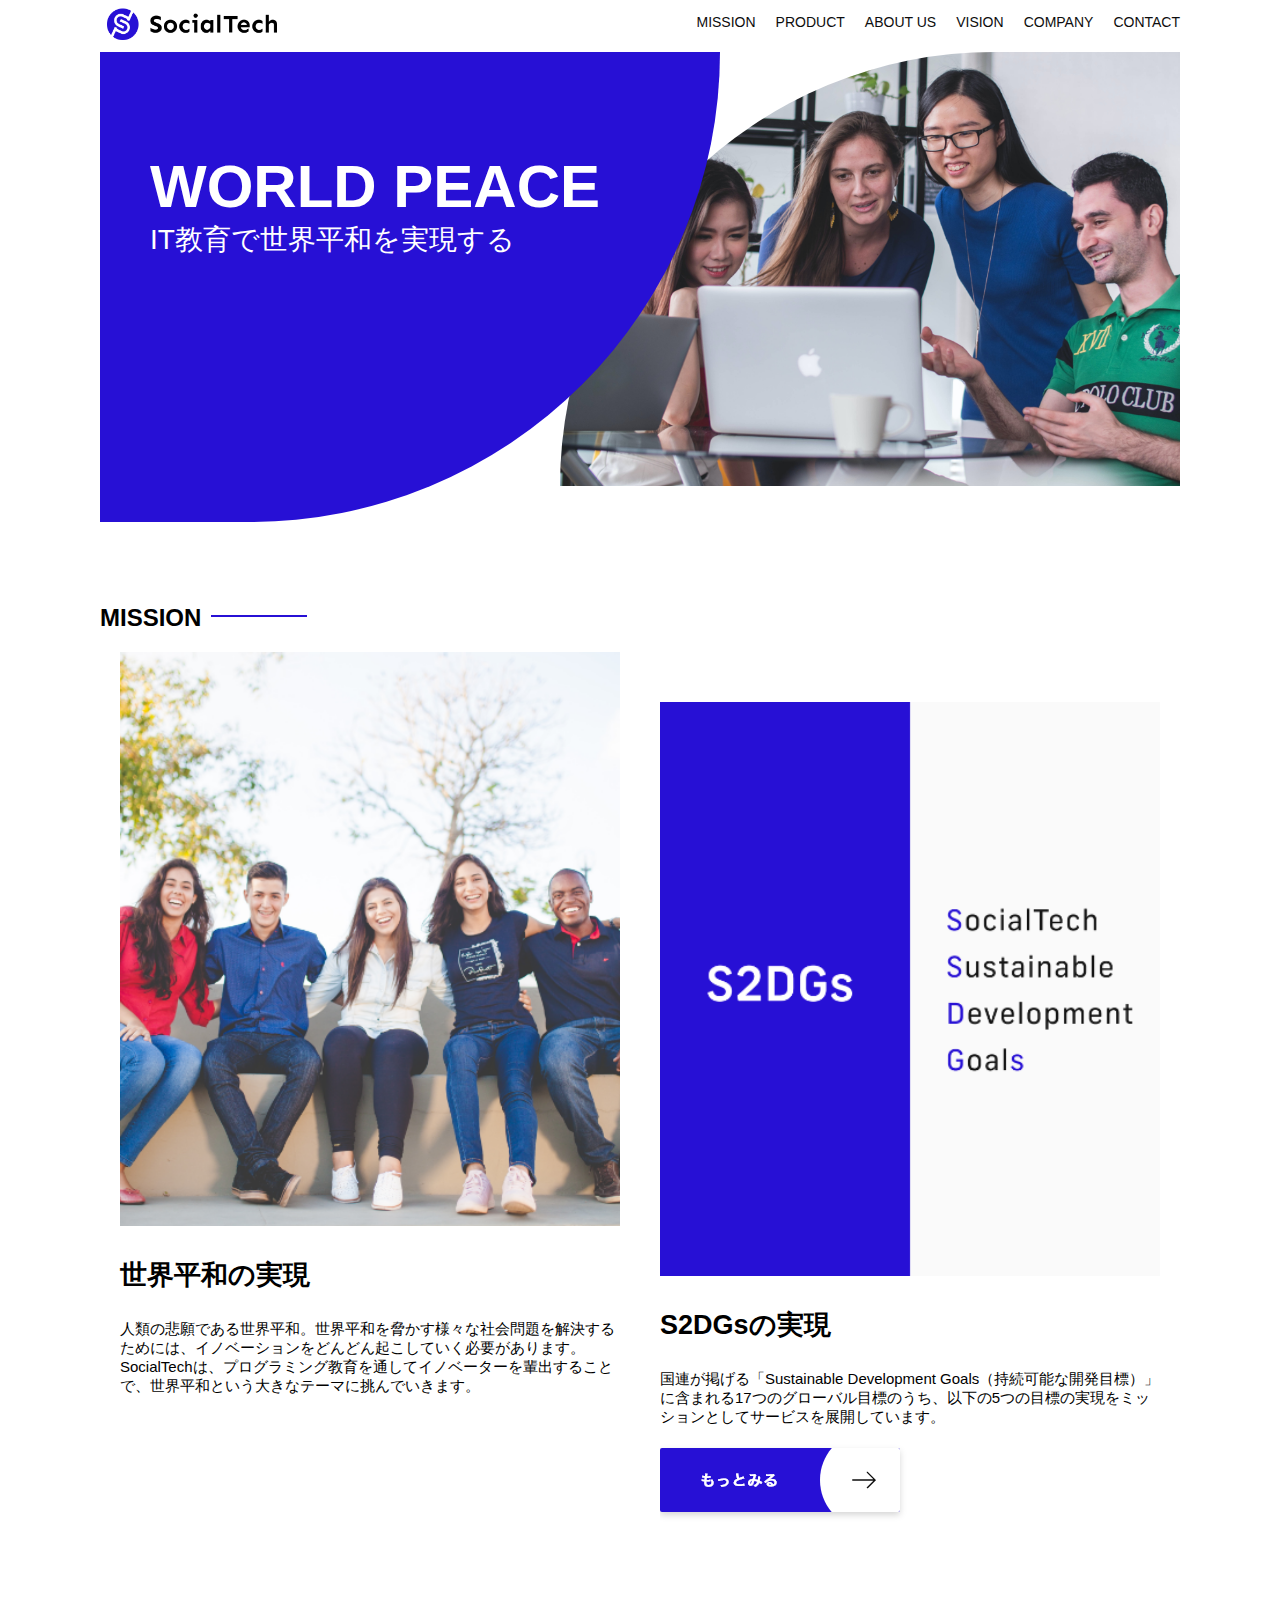
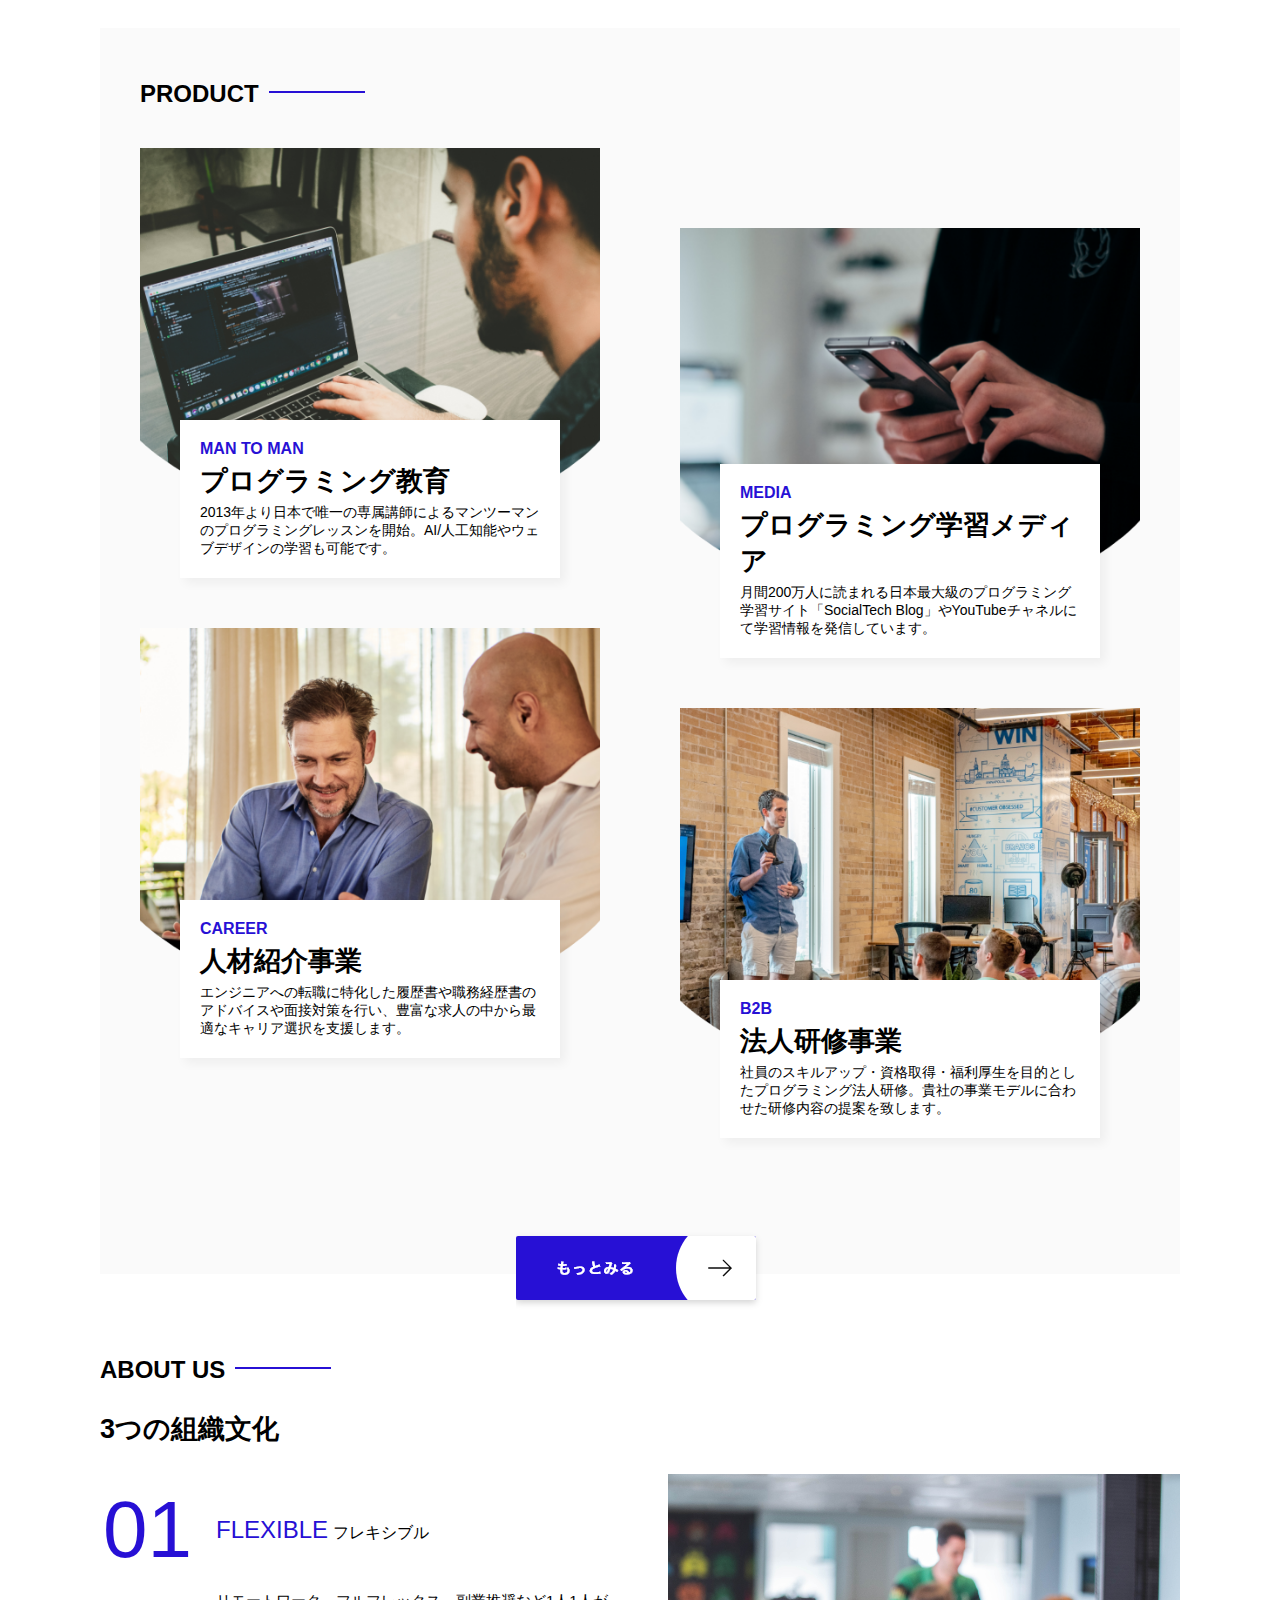
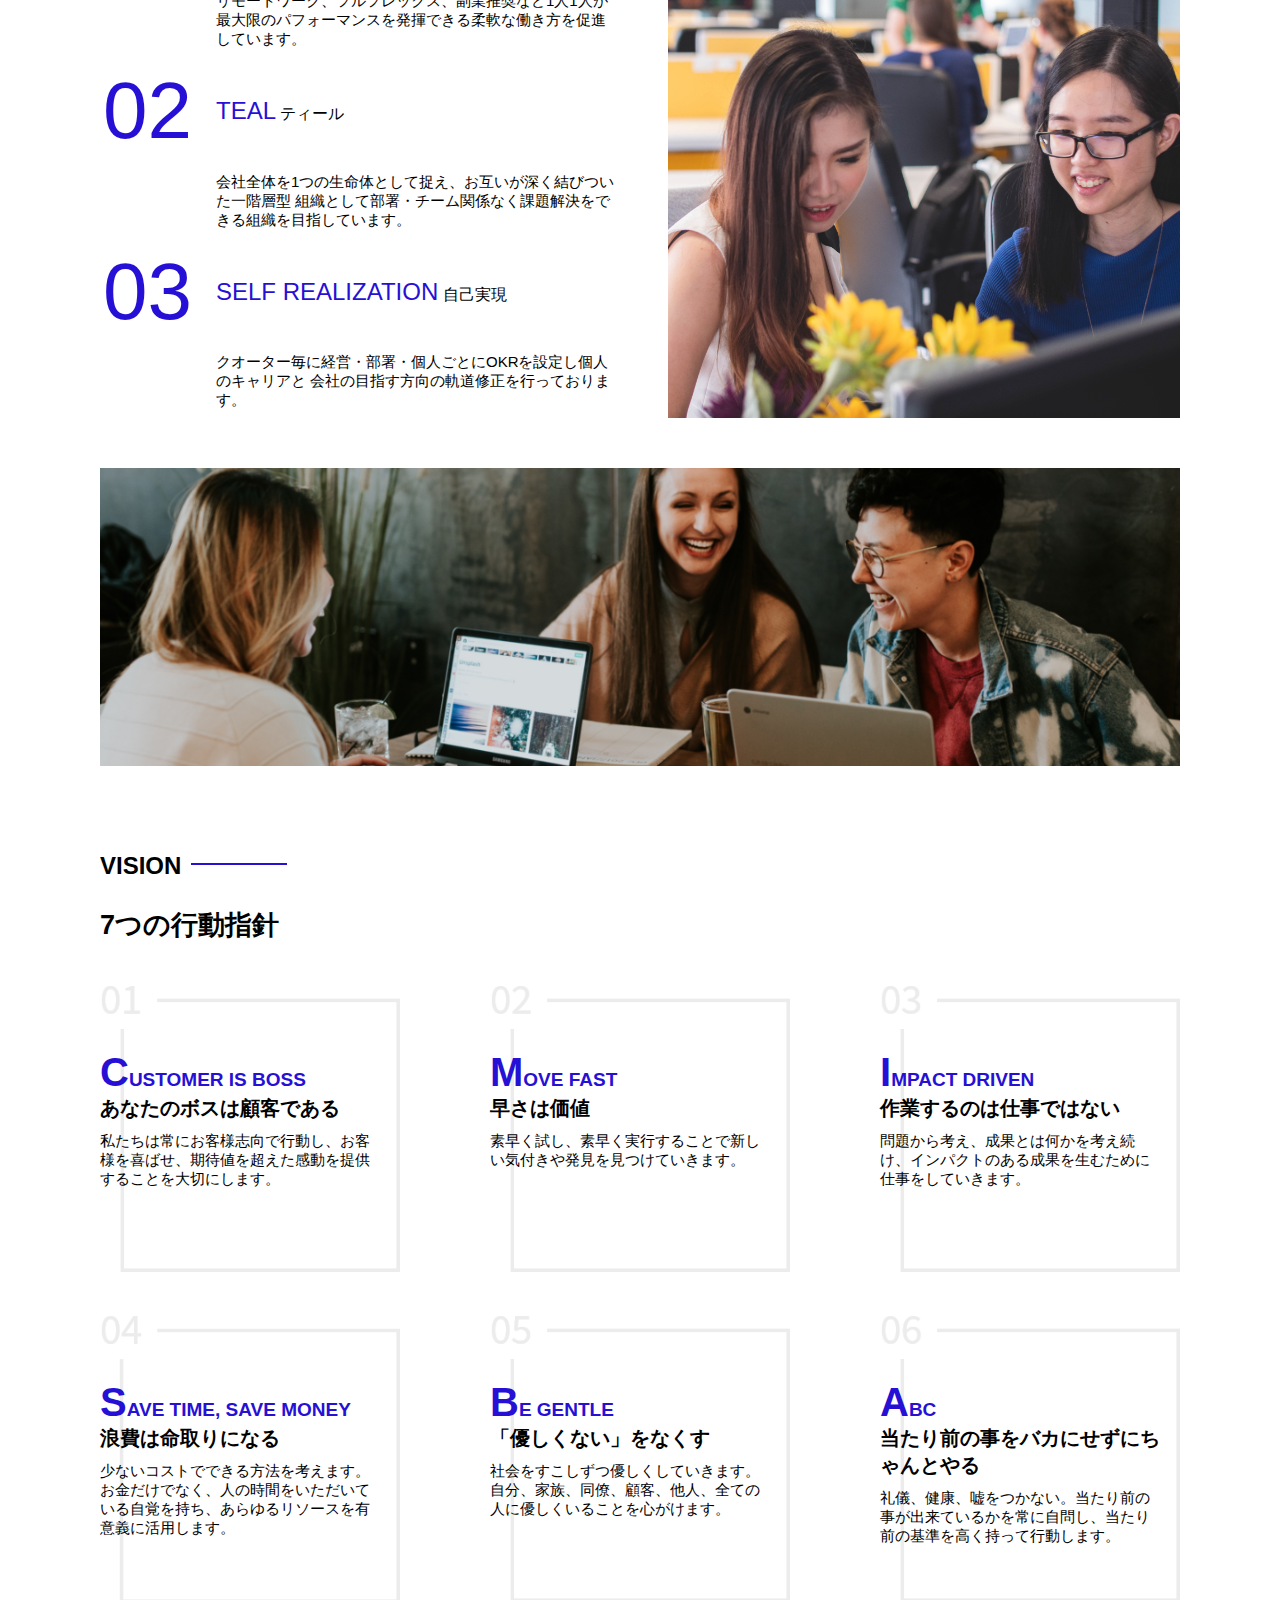
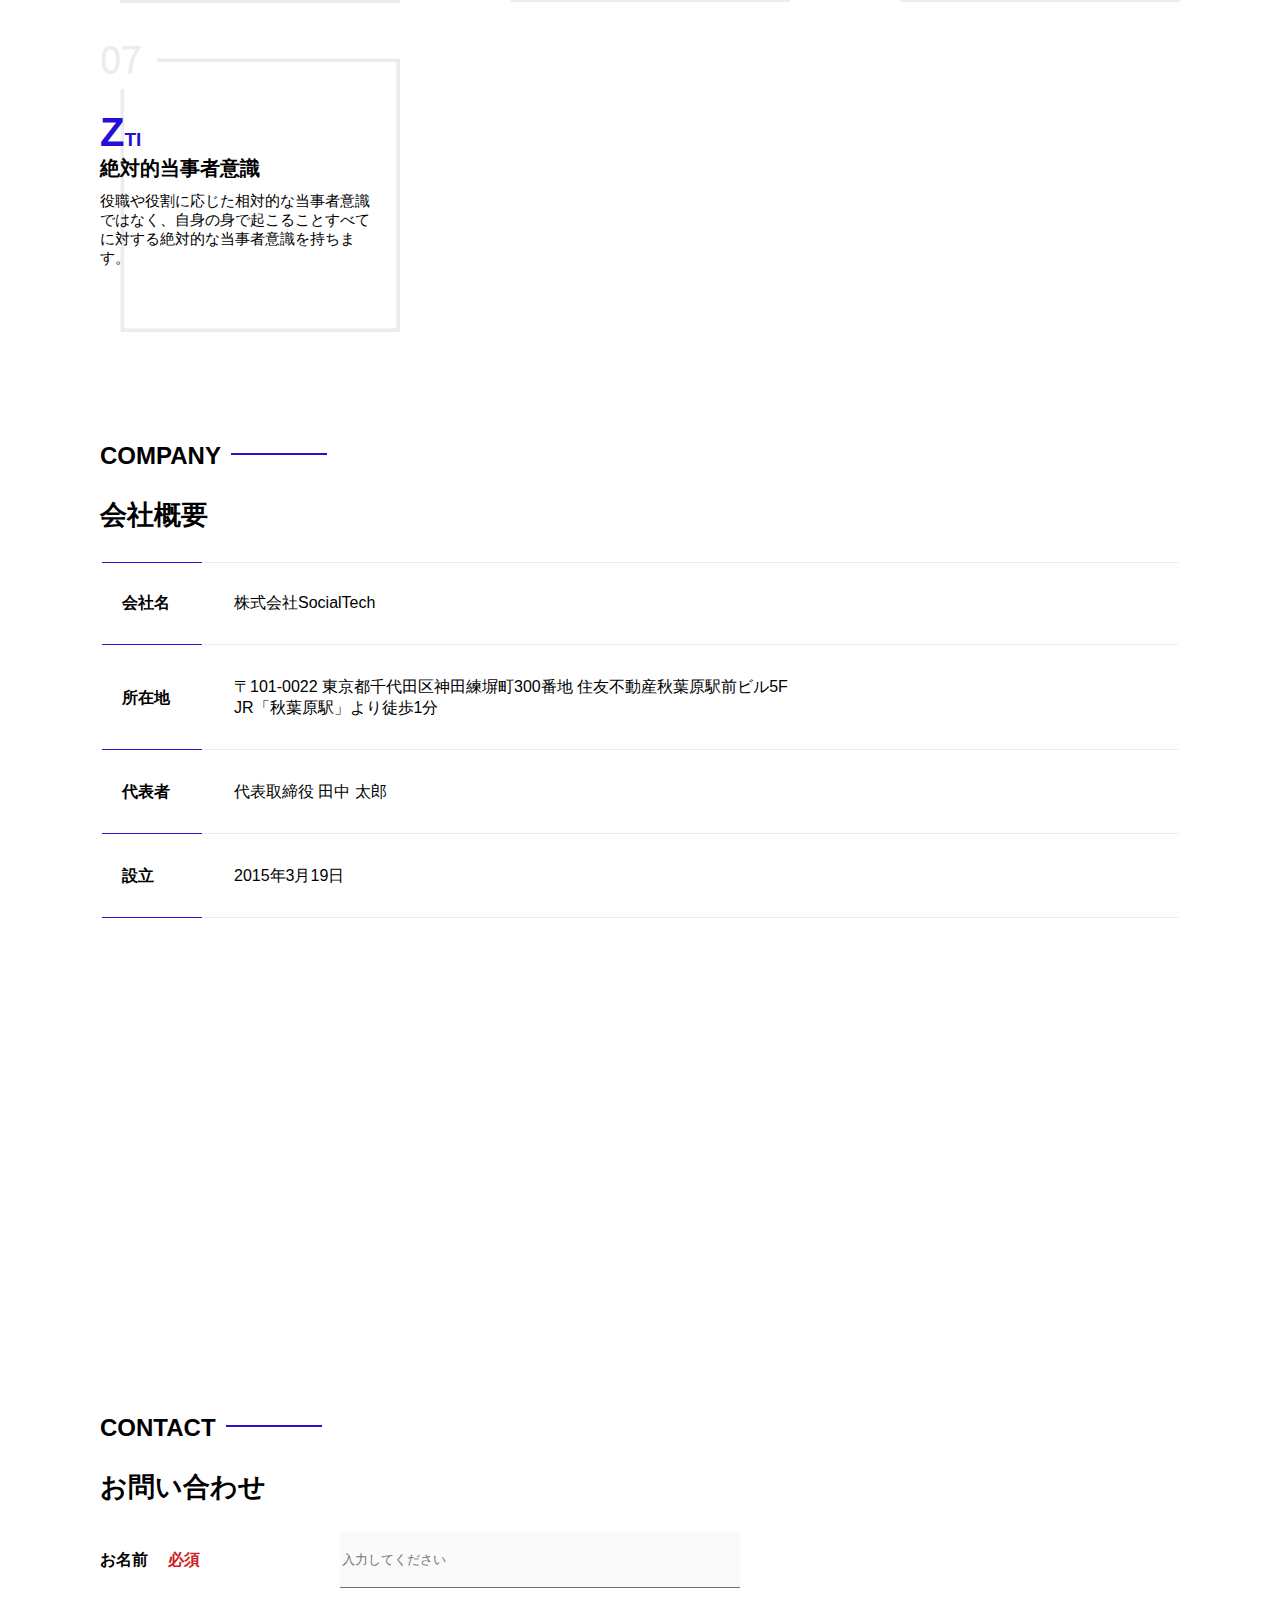
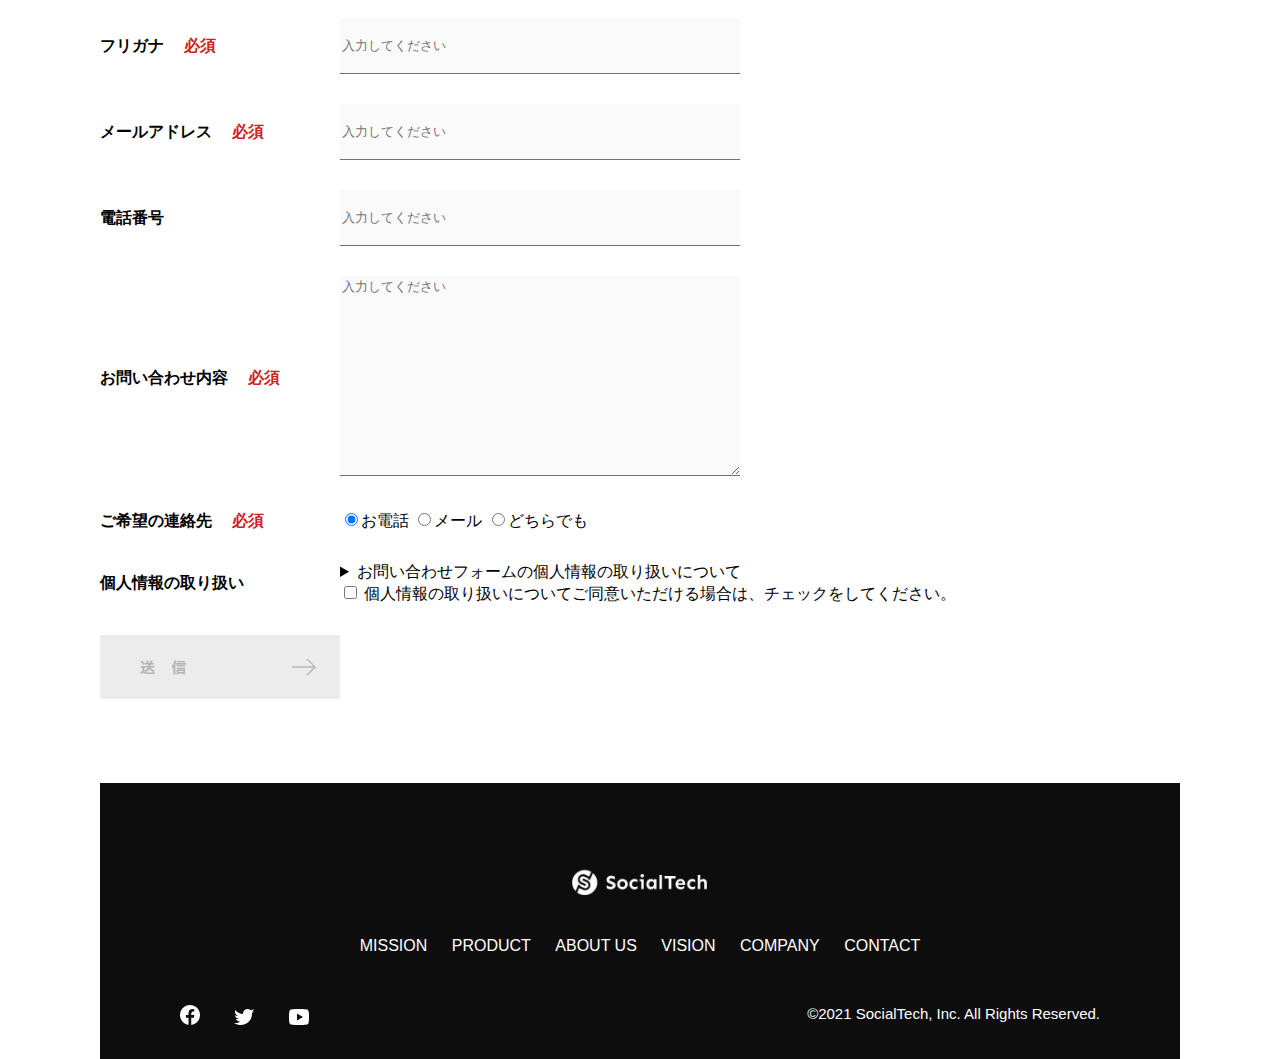
<file: index.html>
<!DOCTYPE html>
<html>
<head>
  <title>SocialTech</title>
  <meta charset="UTF-8">
  <meta name="description" content="SocialTechはEdTech業界のリーディングカンパニーを目指します。">
  <meta name="viewport" content="width=device-width, initial-scale=1.0">
  <link rel="stylesheet" href="style.css">
</head>
<body>
  <!-- ヘッダー -->
  <header>
     <!-- ロゴ -->
     <a href="index.html" id="logo">
       <img src="images/logo.png" alt="トップページに戻る">
     </a>
           <!-- PC用ナビゲーション -->
           <nav id="nav-pc">
            <ul>
             <li><a href="mission.html">MISSION</a></li>
             <li><a href="product.html">PRODUCT</a></li>
             <li><a href="index.html#aboutus">ABOUT US</a></li>
             <li><a href="index.html#vision">VISION</a></li>
             <li><a href="index.html#company">COMPANY</a></li>
             <li><a href="index.html#contact">CONTACT</a></li>
            </ul>
        </nav>
                <!-- スマホ用メニューボタン -->
                <button id="menu-sp" onclick="document.getElementById('nav-sp').style.display = 'block'">
                  <img src="images/button-menu.png" alt="ナビゲーションを開く">
                </button>
                       <!-- スマホ用ナビゲーション -->
        <div id="nav-sp">
          <button id="close" onclick="document.getElementById('nav-sp').style.display = 'none'">
            <img src="images/button-close.png" alt="ナビゲーションを閉じる">
          </button>
  
          <nav>
            <ul>
              <li>
                <a id="logo-sp" href="index.html" onclick="document.getElementById('nav-sp').style.display = 'none'"><img src="images/logo-sp.png" alt="トップページに戻る"></a>
              </li>
              <li><a class="menu" href="mission.html" onclick="document.getElementById('nav-sp').style.display = 'none'">MISSION</a></li>
              <li><a class="menu" href="product.html" onclick="document.getElementById('nav-sp').style.display = 'none'">PRODUCT</a></li>
              <li><a class="menu" href="index.html#aboutus" onclick="document.getElementById('nav-sp').style.display = 'none'">ABOUT US</a></li>
              <li><a class="menu" href="index.html#vision" onclick="document.getElementById('nav-sp').style.display = 'none'">VISION</a></li>
              <li><a class="menu" href="index.html#company" onclick="document.getElementById('nav-sp').style.display = 'none'">COMPANY</a></li>
              <li><a class="menu" href="index.html#contact" onclick="document.getElementById('nav-sp').style.display = 'none'">CONTACT</a></li>
            </ul>
          </nav>
          <div id="sns">
            <a href="https://www.facebook.com/sejuku2013">
              <img src="images/button-facebook.png" alt="Facebookのリンク">
            </a>
            <a href="https://twitter.com/samuraijuku">
              <img src="images/button-twitter.png" alt="Twitterのリンク">
            </a>
            <a href="https://www.youtube.com/channel/UCCFOQO5aDK0xXam4cUQXT8g">
              <img src="images/button-youtube.png" alt="YouTubeのリンク">
            </a>
          </div>
        </div>
  </header>
  <main>
    <article>
      <!-- メインビジュアル -->
      <section id="main-visual">
        <div id="main-message">
          <h1>WORLD PEACE</h1>
          <p>IT教育で世界平和を実現する</p>
        </div>
        <img src="images/index/index-main.png" alt="PCの周りに集まる多国籍の仲間たち">
      </section>
      <!--ミッション-->
      <section id="mission">
        <h2 class="index-h2">MISSION</h2>
        <div id="mission-flex">
          <div>
            <img id="mission-photo" src="images/index/index-mission.png" alt="屋外のベンチで写真を撮影する多国籍の仲間たち">
            <h3>世界平和の実現</h3>
            <p>
              人類の悲願である世界平和。世界平和を脅かす様々な社会問題を解決するためには、イノベーションをどんどん起こしていく必要があります。SocialTechは、プログラミング教育を通してイノベーターを輩出することで、世界平和という大きなテーマに挑んでいきます。
            </p>
          </div>
          <div>
             <img id="s2dgs" src="images/index/s2dgs.png" alt="S2DGs">
             <h3>S2DGsの実現</h3>
             <p>国連が掲げる「Sustainable Development Goals（持続可能な開発目標）」に含まれる17つのグローバル目標のうち、以下の5つの目標の実現をミッションとしてサービスを展開しています。</p>
             <a href="mission.html">
               <img src="images/button-more.png" alt="もっとみる">
             </a>
          </div>
        </div>
      </section>
      <!-- プロダクト -->
      <section id="product">
        <h2 class="index-h2">PRODUCT</h2>
        <div class="product-flex">
          <div id="product-left">
            <div>
              <img class="product-photo" src="images/index/index-mantoman.png" alt="PCでコードを書く男性">
              <div class="product-explain">
                <span>MAN TO MAN</span>
                <h3>プログラミング教育</h3>
                <p>2013年より日本で唯一の専属講師によるマンツーマンのプログラミングレッスンを開始。AI/人工知能やウェブデザインの学習も可能です。</p>
              </div>
            </div>
            <div>
              <img class="product-photo" src="images/index/index-career.png" alt="笑顔で話し合う2人の男性">
              <div class="product-explain">
                <span>CAREER</span>
                <h3>人材紹介事業</h3>
                <p>エンジニアへの転職に特化した履歴書や職務経歴書のアドバイスや面接対策を行い、豊富な求人の中から最適なキャリア選択を支援します。</p>
              </div>
            </div>
          </div>
          <div id="product-right">
               <div>
                 <img class="product-photo" src="images/index/index-media.png" alt="スマートフォンを操作する人">
                 <div class="product-explain">
                   <span>MEDIA</span>
                   <h3>プログラミング学習メディア</h3>
                   <p>月間200万人に読まれる日本最大級のプログラミング学習サイト「SocialTech Blog」やYouTubeチャネルにて学習情報を発信しています。</p>
                 </div>
               </div>
               <div>
                 <img class="product-photo" src="images/index/index-b2b.png" alt="講演中の男性とそれを聴く人々">
                 <div class="product-explain">
                   <span>B2B</span>
                   <h3>法人研修事業</h3>
                   <p>社員のスキルアップ・資格取得・福利厚生を目的としたプログラミング法人研修。貴社の事業モデルに合わせた研修内容の提案を致します。</p>
                 </div>
               </div>
             </div>
           </div>
           <div id="product-more">
             <a href="product.html">
               <img src="images/button-more.png" alt="もっとみる">
             </a>
         </div>
      </section>
         <!---ABOUT US-->
         <section id="aboutus">
          <h2 class="index-h2">ABOUT US</h2>
          <h3>3つの組織文化</h3>
          <div>
            <table class="culture-table">
              <tr>
                <td>
                  <span class="culture-num">01</span>
                </td>
                <td>
                  <span class="culture-en">FLEXIBLE</span>
                  <span class="culture-jp">フレキシブル</span>
                </td>
              </tr>
              <tr>
                <td>
                  <!--空のセル-->
                </td>
                <td>
                  <p class="culture-description">
                    リモートワーク、フルフレックス、副業推奨など1人1人が最大限のパフォーマンスを発揮できる柔軟な働き方を促進しています。
                  </p>
                </td>
              </tr>
              <tr>
                <td>
                  <span class="culture-num">02</span>
                </td>
                <td>
                  <span class="culture-en">TEAL</span>
                  <span class="culture-jp">ティール</span>
                </td>
              </tr>
              <tr>
                <td>
                  <!--空のセル-->
                </td>
                <td>
                  <p class="culture-description">
                    会社全体を1つの生命体として捉え、お互いが深く結びついた一階層型
                    組織として部署・チーム関係なく課題解決をできる組織を目指しています。
                  </p>
                </td>
              </tr>
              <tr>
                <td>
                  <span class="culture-num">03</span>
                </td>
                <td>
                  <span class="culture-en">SELF REALIZATION</span>
                  <span class="culture-jp">自己実現</span>
                </td>
              </tr>
              <tr>
                <td>
                  <!--空のセル-->
                </td>
                <td>
                  <p class="culture-description">
                    クオーター毎に経営・部署・個人ごとにOKRを設定し個人のキャリアと
                    会社の目指す方向の軌道修正を行っております。
                  </p>
                </td>
              </tr>
            </table>
             <img class="culture-img" src="images/index/index-aboutus1.png" alt="笑顔で話し合う2人の女性">
          </div>
           <img class="culture-img2" src="images/index/index-aboutus2.png" alt="笑顔で話し合う3人の男女">
        </section>
             <!-- VISION -->
             <section id="vision">
              <h2 class="index-h2">VISION</h2>
              <h3>7つの行動指針</h3>
              <div>
                <div class="vision-box">
                  <img src="images/index/vision-01.png" alt="01">
                  <div>
                    <h4>CUSTOMER IS BOSS</h4>
                    <h5>あなたのボスは顧客である</h5>
                    <p>私たちは常にお客様志向で行動し、お客様を喜ばせ、期待値を超えた感動を提供することを大切にします。</p>
                  </div>
                </div>
                   <div class="vision-box">
                    <img src="images/index/vision-02.png" alt="02">
                    <div>
                      <h4>MOVE FAST</h4>
                      <h5>早さは価値</h5>
                      <p>素早く試し、素早く実行することで新しい気付きや発見を見つけていきます。</p>
                    </div>
                  </div>
                  <div class="vision-box">
                    <img src="images/index/vision-03.png" alt="03">
                    <div>
                      <h4>IMPACT DRIVEN</h4>
                      <h5>作業するのは仕事ではない</h5>
                      <p>問題から考え、成果とは何かを考え続け、インパクトのある成果を生むために仕事をしていきます。</p>
                    </div>
                  </div>
                  <div class="vision-box">
                    <img src="images/index//vision-04.png" alt="04">
                    <div>
                      <h4>SAVE TIME, SAVE MONEY</h4>
                      <h5>浪費は命取りになる</h5>
                      <p>少ないコストでできる方法を考えます。お金だけでなく、人の時間をいただいている自覚を持ち、あらゆるリソースを有意義に活用します。</p>
                    </div>
                  </div>
                  <div class="vision-box">
                    <img src="images/index/vision-05.png" alt="05">
                    <div>
                      <h4>BE GENTLE</h4>
                      <h5>「優しくない」をなくす</h5>
                      <p>社会をすこしずつ優しくしていきます。自分、家族、同僚、顧客、他人、全ての人に優しくいることを心がけます。</p>
                    </div>
                  </div>
                  <div class="vision-box">
                    <img src="images/index/vision-06.png" alt="06">
                    <div>
                      <h4>ABC</h4>
                      <h5>当たり前の事をバカにせずにちゃんとやる</h5>
                      <p>礼儀、健康、嘘をつかない。当たり前の事が出来ているかを常に自問し、当たり前の基準を高く持って行動します。</p>
                    </div>
                  </div>
                  <div class="vision-box">
                    <img src="images/index/vision-07.png" alt="07">
                    <div>
                      <h4>ZTI</h4>
                      <h5>絶対的当事者意識</h5>
                      <p>役職や役割に応じた相対的な当事者意識ではなく、自身の身で起こることすべてに対する絶対的な当事者意識を持ちます。</p>
                    </div>
                  </div>
            </div>
          </section>
           <!-- COMPANY -->
           <section id="company">
            <h2 class="index-h2">COMPANY</h2>
            <h3>会社概要</h3>
            <table id="company-table">
              <tr>
                <th class="tableheader tableheader-first">会社名</th>
                <td class="cell cell-first">株式会社SocialTech</td>
              </tr>
              <tr>
                <th class="tableheader">所在地</th>
                <td class="cell">〒101-0022 東京都千代田区神田練塀町300番地 住友不動産秋葉原駅前ビル5F<br>JR「秋葉原駅」より徒歩1分</td>
              </tr>
              <tr>
                <th class="tableheader">代表者</th>
                <td class="cell">代表取締役 田中 太郎</td>
              </tr>
              <tr>
                <th class="tableheader">設立</th>
                <td class="cell">2015年3月19日</td>
              </tr>
            </table>
    <iframe 
    src="https://www.google.com/maps/embed?pb=!1m18!1m12!1m3!1d3240.0688551336807!2d139.7720776771055!3d35.69992317258124!2m3!1f0!2f0!3f0!3m2!1i1024!2i768!4f13.1!3m3!1m2!1s0x60188fee13660e23%3A0x77137876edf742ac!2z5L2P5Y-L5LiN5YuV55Sj56eL6JGJ5Y6f6aeF5YmN44OT44Or!5e0!3m2!1sja!2sjp!4v1704858013291!5m2!1sja!2sjp" 
    style="border: 0" allowfullscreen="" loading="lazy">
    </iframe>
        </section>
               <!-- お問い合わせフォーム -->
               <section id="contact">
                <h2 class="index-h2">CONTACT</h2>
                <h3>お問い合わせ</h3>
                <form>
                  <div>
                    <div class="contact-heading">
                      <label class="contact-label">お名前<span class="contact-span">必須</span></label>
                    </div>
                    <div>
                      <input type="text" name="name" placeholder="入力してください" class="contact-textbox">
                    </div>
                  </div>
                  <div>
                    <div class="contact-heading">
                      <label class="contact-label">フリガナ<span class="contact-span">必須</span></label>
                    </div>
                    <div>
                      <input type="text" name="hurigana" placeholder="入力してください" class="contact-textbox">
                    </div>
                  </div>
                  <div>
                    <div class="contact-heading">
                      <label class="contact-label">メールアドレス<span class="contact-span">必須</span></label>
                    </div>
                    <div>
                      <input type="text" name="email" placeholder="入力してください" class="contact-textbox">
                    </div>
                  </div>
                  <div>
                    <div class="contact-heading">
                      <label class="contact-label">電話番号</label>
                    </div>
                    <div>
                      <input type="text" name="tel" placeholder="入力してください" class="contact-textbox">
                    </div>
                  </div>
                  <div>
                    <div class="contact-heading">
                      <label class="contact-label">お問い合わせ内容<span class="contact-span">必須</span></label>
                    </div>
                    <div>
                      <textarea class="contact-textarea" placeholder="入力してください" name="message"></textarea>
                    </div>
                  </div>
                  <div>
                    <div class="contact-heading">
                      <label class="contact-label">ご希望の連絡先<span class="contact-span">必須</span></label>
                    </div>
                    <div><input class="radiobutton" type="radio" value="tel" name="contact" checked><label>お電話</label> <input class="radiobutton" type="radio" value="mail" name="contact"><label>メール</label> <input class="radiobutton" type="radio" value="both" name="contact"><label>どちらでも</label></div>
                  </div>
                  <div>
                    <div class="contact-heading">
                      <label class="contact-label">個人情報の取り扱い</label>
                    </div>
                    <div>
                      <details>
                        <summary>お問い合わせフォームの個人情報の取り扱いについて</summary>
                        <div>
                          <dl>
                            <dt>１．組織の名称又は氏名</dt>
                            <dd>株式会社SocialTech</dd>
                            <dt>２．個人情報保護管理者（若しくはその代理人）の氏名又は職名、所属及び連絡先</dt>
                            <dd>
                              <p>鈴木 一郎 コーポレート部</p>
                              <p>メールアドレス：samurai@example.com</p>
                              <p>TEL：03-1234-5678</p>
                            </dd>
                            <dt>３．個人情報の利用目的</dt>
                            <dd>
                              <ul>
                                <li>本サービス及び本サービスに関連する情報の提供又はそれらに関する連絡のため</li>
                                <li>ユーザーの本人確認のため</li>
                                <li>当社サービスのご案内のため</li>
                                <li>当社の商品等の広告または宣伝（電子メールによるものを含むものとします。）</li>
                              </ul>
                            </dd>
                            <dt>４．個人情報の取り扱い業務の委託</dt>
                            <dd>個人情報の取扱業務の全部または一部を外部に業務委託する場合があります。その際、弊社は、個人情報を適切に保護できる管理体制を敷き実行していることを条件として委託先を厳選したうえで、機密保持契約を委託先と締結し、お客様の個人情報を厳密に管理させます。</dd>
                            <dt>５．個人情報の開示等の請求</dt>
                            <dd>
                              お客様は、弊社に対してご自身の個人情報の開示等（利用目的の通知、開示、内容の訂正・追加・削除、利用の停止または消去、第三者への提供の停止）に関して、当社問合わせ窓口に申し出ることができます。<br>
                              その際、弊社はお客様ご本人を確認させていただいたうえで、合理的な期間内に対応いたします。<br>
                              なお、個人情報に関する弊社問合わせ先は、次の通りです。
                            </dd>
                            <dd>
                              <p>株式会社SocialTech　個人情報問合せ窓口</p>
                              <p>〒150-0043　東京都千代田区神田練塀町300番地 住友不動産秋葉原駅前ビル5F</p>
                              <p>メールアドレス：samurai@example.com　TEL：03-1234-5678</p>
                            </dd>
      
                            <dt>６．個人情報を提供されることの任意性について</dt>
                            <dd>お客様がご自身の個人情報を弊社に提供されるか否かは、お客様のご判断によりますが、もしご提供されない場合には、適切なサービスが提供できない場合がありますので予めご了承ください。</dd>
                          </dl>
                        </div>
                      </details>
                      <input type="checkbox" name="agree">
                      <span>個人情報の取り扱いについてご同意いただける場合は、チェックをしてください。</span>
                    </div>
                  </div>
                    <input type="image" src="images/button-submit.png" alt="送信する">
                </form>
              </section>
            </article>
          </main>
      
      
      </html>
      
      </article>
    </main>

    <footer>
      <div id="footer-logo">
        <img src="images/logo-sp.png" alt="SocialTech">
      </div>
      <div id="footer-link">
        <a href="mission.html">MISSION</a>
        <a href="product.html">PRODUCT</a>
        <a href="index.html#aboutus">ABOUT US</a>
        <a href="index.html#vision">VISION</a>
        <a href="index.html#company">COMPANY</a>
        <a href="index.html#contact">CONTACT</a>
      </div>

      <div id="sns-footer">
        <div class="sns-btns">
          <a href="https://www.facebook.com/sejuku2013"><img src="images/button-facebook.png" alt="Facebookのリンク"></a>
          <a href="https://twitter.com/samuraijuku"><img src="images/button-twitter.png" alt="Twitterのリンク"></a>
          <a href="https://www.youtube.com/channel/UCCFOQO5aDK0xXam4cUQXT8g"><img src="images/button-youtube.png" alt="YouTubeのリンク"></a>
        </div>
        <p id="copyright">&copy;2021 SocialTech, Inc. All Rights Reserved.</p>
      </div>

    </footer>

  </body>
  
  </html>
</file>
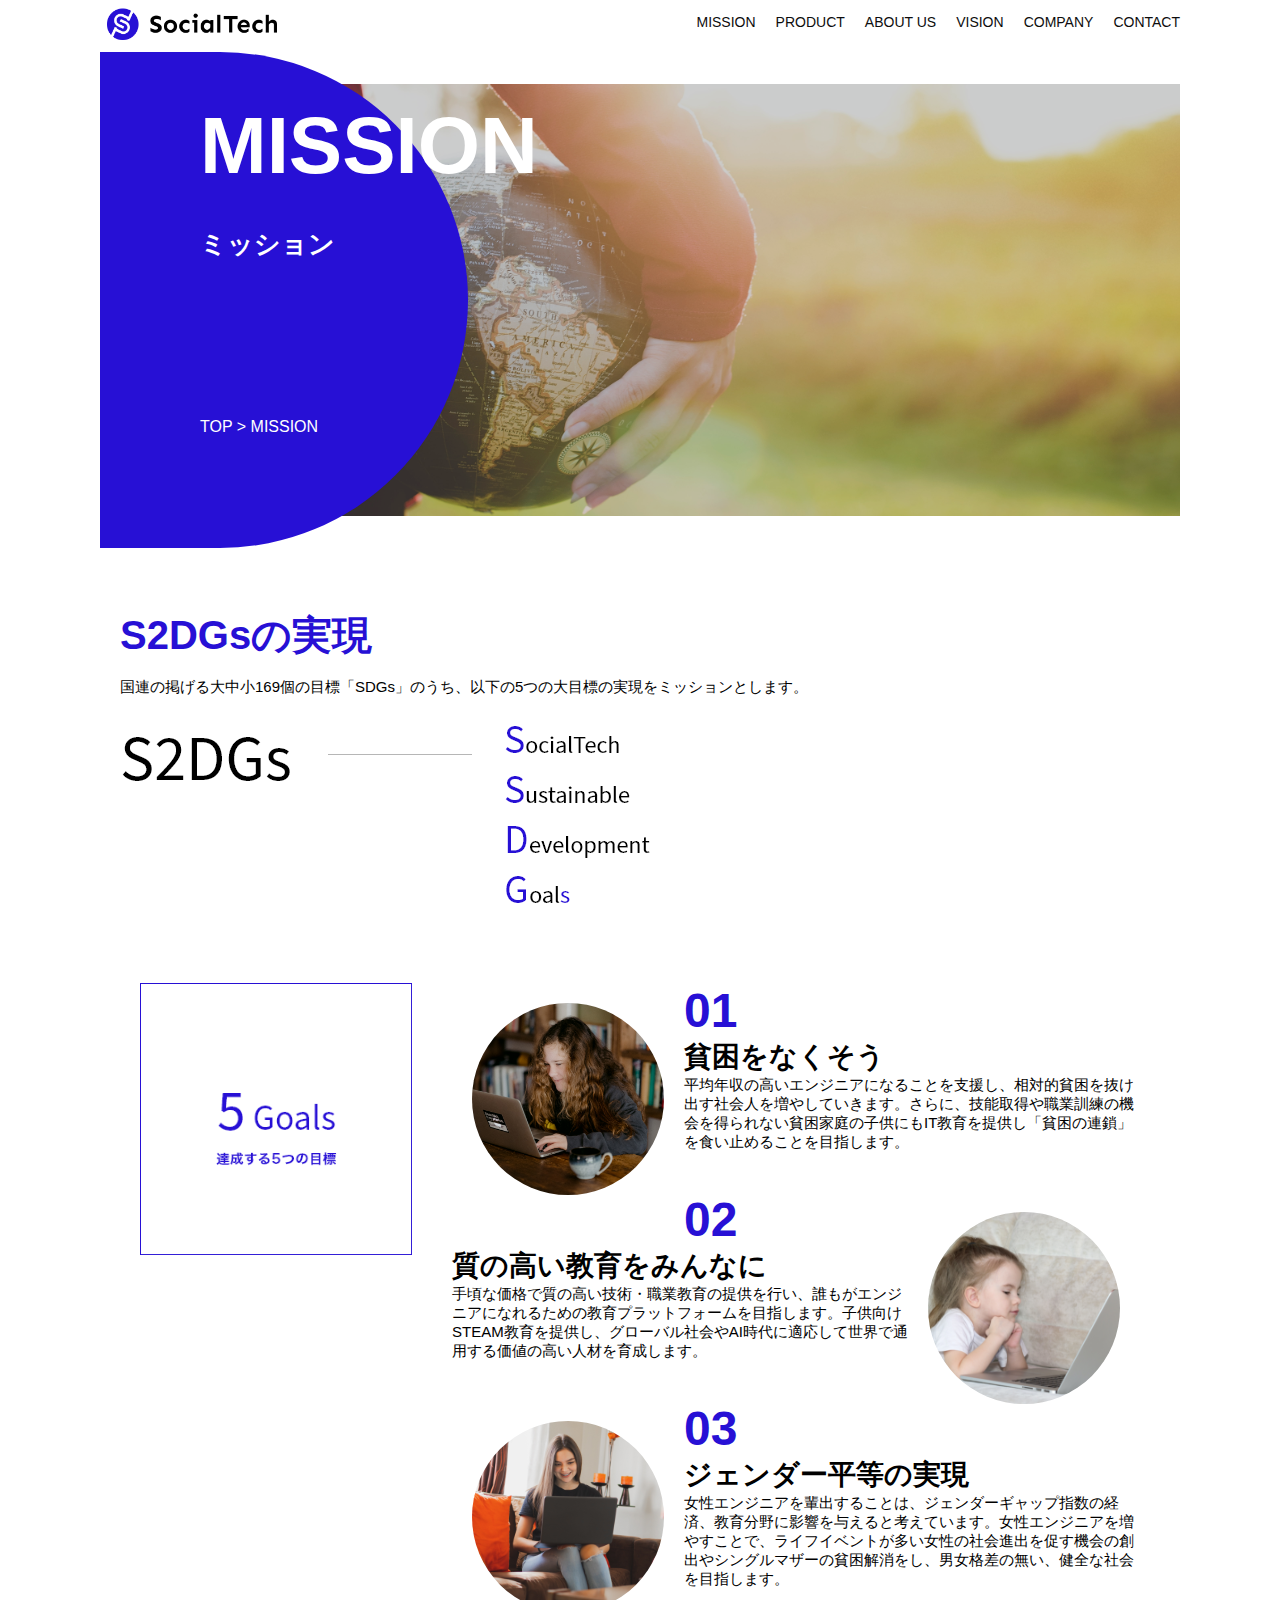
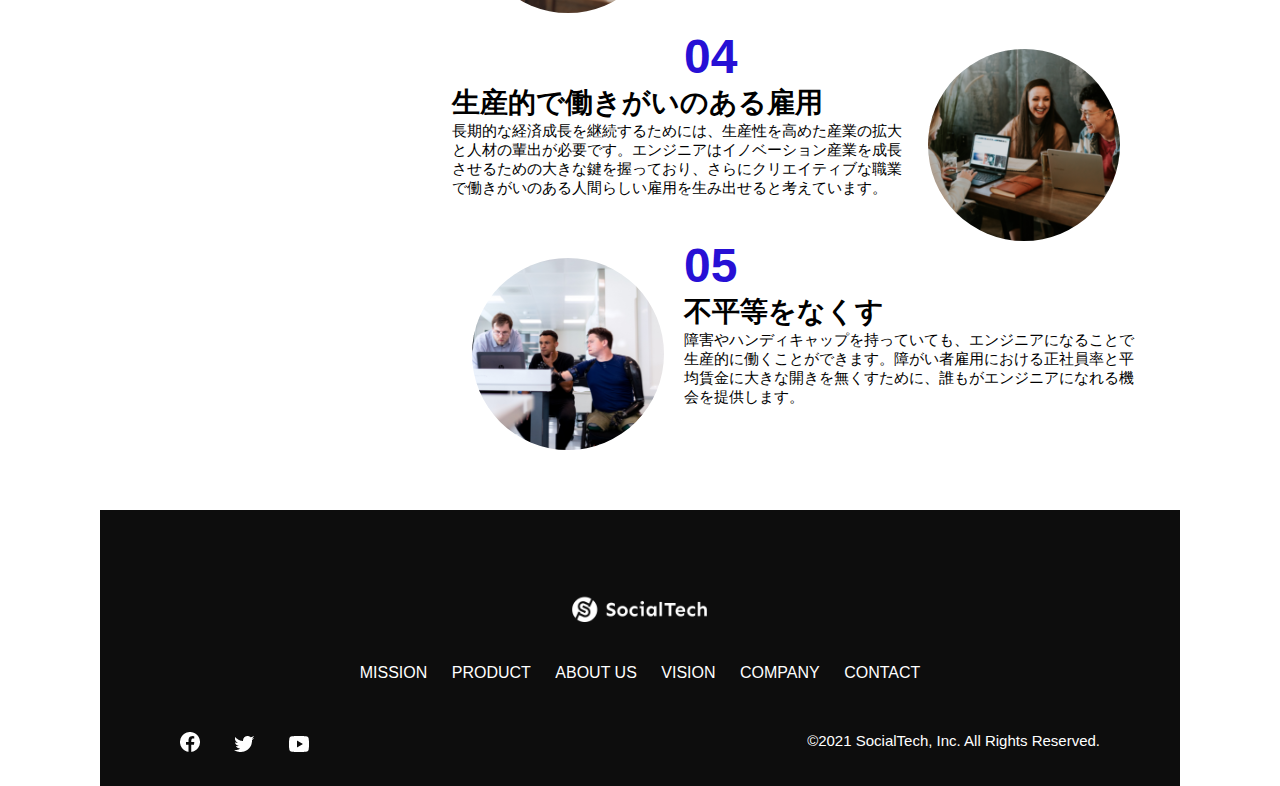
<file: mission.html>
<!DOCTYPE html>
<html>
  <head>
    <title>SocialTech - MISSION ミッション -</title>
    <meta charset="utf-8">
    <meta name="description" content="SocialTechが目指す5つの目標（S2DGs）を紹介します">
    <meta name="viewport" content="width=device-width, initial-scale=1.0">
    <link rel="stylesheet" href="style.css">
  </head>

  <body>
    <!-- ヘッダー -->
    <header>
      <!-- ロゴ -->
      <a href="index.html" id="logo">
        <img src="images/logo.png" alt="トップページに戻る">
      </a>

      <!-- PC用ナビゲーション -->
      <nav id="nav-pc">
        <ul>
          <li><a href="mission.html">MISSION</a></li>
          <li><a href="product.html">PRODUCT</a></li>
          <li><a href="index.html#aboutus">ABOUT US</a></li>
          <li><a href="index.html#vision">VISION</a></li>
          <li><a href="index.html#company">COMPANY</a></li>
          <li><a href="index.html#contact">CONTACT</a></li>
        </ul>
      </nav>

      <!-- スマホ用メニューボタン -->
      <button id="menu-sp" onclick="document.getElementById('nav-sp').style.display = 'block'">
        <img src="images/button-menu.png" alt="ナビゲーションを開く">
      </button>

      <!-- スマホ用ナビゲーション -->
      <div id="nav-sp">
        <button id="close" onclick="document.getElementById('nav-sp').style.display = 'none'">
          <img src="images/button-close.png" alt="ナビゲーションを閉じる">
        </button>

        <nav>
          <ul>
            <li>
              <a id="logo-sp" href="index.html" onclick="document.getElementById('nav-sp').style.display = 'none'"><img src="images/logo-sp.png" alt="トップページに戻る"></a>
            </li>
            <li><a class="menu" href="mission.html" onclick="document.getElementById('nav-sp').style.display = 'none'">MISSION</a></li>
            <li><a class="menu" href="product.html" onclick="document.getElementById('nav-sp').style.display = 'none'">PRODUCT</a></li>
            <li><a class="menu" href="index.html#aboutus" onclick="document.getElementById('nav-sp').style.display = 'none'">ABOUT US</a></li>
            <li><a class="menu" href="index.html#vision" onclick="document.getElementById('nav-sp').style.display = 'none'">VISION</a></li>
            <li><a class="menu" href="index.html#company" onclick="document.getElementById('nav-sp').style.display = 'none'">COMPANY</a></li>
            <li><a class="menu" href="index.html#contact" onclick="document.getElementById('nav-sp').style.display = 'none'">CONTACT</a></li>
          </ul>
        </nav>
        <div id="sns">
          <a href="https://www.facebook.com/sejuku2013">
            <img src="images/button-facebook.png" alt="Facebookのリンク">
          </a>
          <a href="https://twitter.com/samuraijuku">
            <img src="images/button-twitter.png" alt="Twitterのリンク">
          </a>
          <a href="https://www.youtube.com/channel/UCCFOQO5aDK0xXam4cUQXT8g">
            <img src="images/button-youtube.png" alt="YouTubeのリンク">
          </a>
        </div>
      </div>
    </header>

    <main>
      <article>
        <section id="mission-main">
            <div class="mission-main-inner">
              <div id="mission-title">
                <h1>MISSION<br><span>ミッション</span></h1>
                <p>TOP > MISSION</p>
              </div>
            </div>
          
        </section>
          <section id="mission-s2dgs">
            <h2 class="mission-h2">S2DGsの実現</h2>
            <p>国連の掲げる大中小169個の目標「SDGs」のうち、以下の5つの大目標の実現をミッションとします。</p>
            <img src="images/mission/mission-s2dgs.png" alt="S2DGs">
          </section>

          <section id="mission-five-goals">
            <div class="five-goals-image">
              <img src="images/mission/mission-5goals.png" alt="5Goals">
            </div>
            <div class="five-goals-read">
                <div>
                  <img class="fivegoals-image-left" src="images/mission/mission-5goals01.png" alt="PCを操作する女の子">
                  <span class="fivegoals-number">01</span>
                  <h3 class="fivegoals-h3">貧困をなくそう</h3>
                  <p class="fivegoals-p">平均年収の高いエンジニアになることを支援し、相対的貧困を抜け出す社会人を増やしていきます。さらに、技能取得や職業訓練の機会を得られない貧困家庭の子供にもIT教育を提供し「貧困の連鎖」を食い止めることを目指します。</p>
                </div>
                <div>
                  <img class="fivegoals-image-right" src="images/mission/mission-5goals02.png" alt="PCを見つめる小さい女の子">
                  <span class="fivegoals-number">02</span>
                  <h3 class="fivegoals-h3">質の高い教育をみんなに</h3>
                  <p class="fivegoals-p">手頃な価格で質の高い技術・職業教育の提供を行い、誰もがエンジニアになれるための教育プラットフォームを目指します。子供向けSTEAM教育を提供し、グローバル社会やAI時代に適応して世界で通用する価値の高い人材を育成します。</p>
                </div>
                <div>
                  <img class="fivegoals-image-left" src="images/mission/mission-5goals03.png" alt="PCを操作する女性">
    
                  <span class="fivegoals-number">03</span>
                  <h3 class="fivegoals-h3">ジェンダー平等の実現</h3>
                  <p class="fivegoals-p">女性エンジニアを輩出することは、ジェンダーギャップ指数の経済、教育分野に影響を与えると考えています。女性エンジニアを増やすことで、ライフイベントが多い女性の社会進出を促す機会の創出やシングルマザーの貧困解消をし、男女格差の無い、健全な社会を目指します。</p>
                </div>
                <div>
                  <img class="fivegoals-image-right" src="images/mission/mission-5goals04.png" alt="笑顔で話し合う3人の男女">
                  <span class="fivegoals-number">04</span>
                  <h3 class="fivegoals-h3">生産的で働きがいのある雇用</h3>
                  <p class="fivegoals-p">長期的な経済成長を継続するためには、生産性を高めた産業の拡大と人材の輩出が必要です。エンジニアはイノベーション産業を成長させるための大きな鍵を握っており、さらにクリエイティブな職業で働きがいのある人間らしい雇用を生み出せると考えています。</p>
                </div>
                <div>
                  <img class="fivegoals-image-left" src="images/mission/mission-5goals05.png" alt="障害を持つ男性が生き生きと働く様子">
                  <span class="fivegoals-number">05</span>
                  <h3 class="fivegoals-h3">不平等をなくす</h3>
                  <p class="fivegoals-p">障害やハンディキャップを持っていても、エンジニアになることで生産的に働くことができます。障がい者雇用における正社員率と平均賃金に大きな開きを無くすために、誰もがエンジニアになれる機会を提供します。</p>
                </div>
              </div>
            </section>

      </article>
    </main>

    <footer>
      <div id="footer-logo">
        <img src="images/logo-sp.png" alt="SocialTech">
      </div>
      <div id="footer-link">
        <a href="mission.html">MISSION</a>
        <a href="product.html">PRODUCT</a>
        <a href="index.html#aboutus">ABOUT US</a>
        <a href="index.html#vision">VISION</a>
        <a href="index.html#company">COMPANY</a>
        <a href="index.html#contact">CONTACT</a>
      </div>
      <div id="sns-footer">
        <div class="sns-btns">
          <a href="https://www.facebook.com/sejuku2013"><img src="images/button-facebook.png" alt="Facebookのリンク"></a>
          <a href="https://twitter.com/samuraijuku"><img src="images/button-twitter.png" alt="Twitterのリンク"></a>
          <a href="https://www.youtube.com/channel/UCCFOQO5aDK0xXam4cUQXT8g"><img src="images/button-youtube.png" alt="YouTubeのリンク"></a>
        </div>
        <p id="copyright">&copy;2021 SocialTech, Inc. All Rights Reserved.</p>
      </div>
    </footer>

  </body>
</html>
</file>
<file: style.css>
/* PC、スマホ共通スタイル */
  * {
    box-sizing: border-box;
  }
  
  p {
    font-size: 15px;
  }
  
  body {
    font-family: "Source Sans Pro", "Hiragino Kaku Gothic ProN", Meiryo, Arial, sans-serif;
}

body {
    max-width: 1080px;
    margin: 0 auto 0 auto;
    font-family: "Source Sans Pro", "Hiragino Kaku Gothic ProN", Meiryo, Arial, sans-serif;
 }
  
  /* ヘッダー */
  header {
    display: flex;
    justify-content: space-between;
  }

    /* ナビゲーションのレイアウト */
    #nav-pc {
        font-size: 14px;
      }
      
      #nav-pc ul {
        display: flex;
        padding-left: 0;
      }
      
      #nav-pc li {
        list-style: none;
      }
      
      /* ナビゲーションのリンクの装飾設定 */
      #nav-pc a {
        text-decoration: none;
        margin-left: 20px;
        color: #0d0d0d;
      }
      
      #nav-pc a:hover {
        text-decoration: underline;
      }

         /* スマホ用ナビを非表示 */
   #nav-sp,
   #menu-sp {
     display: none;
   }
        /* メインビジュアル*/
  #main-visual {
    position: relative;
    height: 470px;
  }
  #main-message {
    position: absolute;
    top: 0;
    left: 0;
    background-color: #2710d5;
    color: #ffffff;
    border-radius: 0 0 476px 0;
    max-width: 620px;
    height: 100%;
    width: 100%;
    z-index: 11;
  }
  #main-message > h1 {
    font-size: 60px;
    margin: 100px 0 0 50px;
  }
  #main-message > p { 
    font-size: 28px;
    margin: 0 0 0 50px;
  }
  #main-visual > img {
    max-width: 620px;
    border-radius: 476px 0 0 0;
    position: absolute;
    top: 0;
    right: 0;
    z-index: 10;
  }
  /* 見出し */
  h2 {
    margin: 40px 0 0 0;
  }
  
  h2::after {
    content: url("images/line.png");
    margin-left: 10px;
  }
  
  h3 {
    font-size: 27px;
  }
  /* ミッション */
  #mission {
    margin: 80px auto 80px auto;
  }
  
  #mission-flex {
    display: flex;
  }
  #mission-flex > div {
    width: 50%;
    margin: 20px;
  }
  
  #mission-photo {
    width: 100%;
  }
  
  #s2dgs {
    margin-top: 50px;
    width: 100%;
  }
    /* プロダクト */
    #product {
      background-color: #fafafa;
      margin: 80px 0 80px 0;
      padding: 10px 40px 0px 40px;
    }
    
    /* 外枠 */
    #product .product-flex {
      margin-top: 40px;
      display: flex;
    }
    
    /* 左のカラム */
    #product-left {
      width: 50%;
      margin-right: 20px;
    }
    
    /* 右のカラム */
    #product-right {
      width: 50%;
      margin-left: 20px;
      margin-top: 80px;
    }
    
    /* 画像＋説明の枠 */
    #product-left > div {
      position: relative;
      height: 480px;
      margin-right: 20px;
    }
    #product-right > div {
      position: relative;
      height: 480px;
      margin-left: 20px;
    }
 /* 画像 */
 .product-photo {
  width: 100%;
}
 /* 説明文の枠 */
 .product-explain {
  background-color: #ffffff;
  position: absolute;
  left: 0;
  bottom: 50px;
  margin: 0 40px 0 40px;
  padding: 20px;
  box-shadow: 5px 5px 10px rgba(0, 0, 0, 0.05);
}

/* 説明文の英語 */
.product-explain > span {
  color: #2710d5;
  font-weight: bold;
  font-size: 16px;
  margin: 0;
}

/* 説明文の見出し */
.product-explain > h3 {
  margin: 5px 0 5px 0;
}

/* 説明文 */
.product-explain > p {
  font-size: 14px;
  margin: 0;
}

/* もっと見るボタン */
#product-more {
  text-align: center;
}

#product-more a {
  position: relative;
  bottom: -42px;
}
  /* ABOUT US */
  #aboutus {
    margin: 80px auto 80px auto;
  }
  
  /* 3つの組織文化と画像を入れる枠 */
  #aboutus > div {
    display: flex;
  }
   /* 画像 */
   .culture-img {
    width: 50%;
    align-self: flex-start;
  }
  
  .culture-img2 {
    margin-top: 50px;
    width: 100%;
  }
    /* 3つの組織文化の表 */
    .culture-table {
      margin-right: 50px;
    }
     /* 番号 */
  .culture-num {
    font-size: 80px;
    color: #2710d5;
    padding: 0 20px 0 0;
  }

  /* 見出し */
  .culture-table th {
    text-align: left;
    font-size: 28px;
    font-weight: bold;
  }

  /* 組織文化英語 */
  .culture-en {
    color: #2710d5;
    font-size: 24px;
  }

  /* 説明文 */
  .culture-description {
    margin: 0;
  }
   /* ビジョン */
   #vision {
    margin: 80px auto 80px auto;
  }
  
  /* セクション内の外枠*/
  #vision > div {
    display: flex;
    justify-content: space-between;
    flex-wrap: wrap;
  }
  
  /*7つの行動指針の枠*/
  .vision-box {
    width: 300px;
    height: 300px;
    margin-bottom: 30px;
    position: relative;
  }
  .vision-box > img {
    width: 100%;
    position: relative;
    z-index: 30;
  }
  
  .vision-box > div {
    position: absolute;
    top: 0;
    left: 0;
    z-index: 31;
    margin-right: 20px;
  }
  
  .vision-box > div > h4 {
    color: #2710d5;
    font-size: 19px;
    margin: 80px 0 0 0;
  }
  
  .vision-box > div > h4::first-letter {
    font-size: 40px;
  }
  
  .vision-box > div > h5 {
    font-size: 20px;
    margin: 0 0 0 0;
  }
  
  .vision-box > div > p {
    margin: 10px 0 0 0;
  }

 /* 会社概要 */
 #company {
  margin: 80px auto 80px auto;
}
  #company-table {
    width: 100%;
  }
  
  .tableheader {
    text-align: left;
    padding: 20px;
    border-bottom-color: #2710d5;
    border-bottom-width: 1px;
    border-bottom-style: solid;
    width: 100px;
  }
  
  .tableheader-first {
    border-top-color: #2710d5;
    border-top-width: 1px;
    border-top-style: solid;
  }
  
  .cell {
    padding: 30px;
    border-bottom-color: #ececec;
    border-bottom-width: 1px;
    border-bottom-style: solid;
  }
  
  .cell-first {
    border-top-color: #ececec;
    border-top-width: 1px;
    border-top-style: solid;
  }
  #company > iframe {
    width: 100%;
    height: 368px;
    margin-top: 40px;
  }
  /* お問い合わせ */
#contact {
  margin: 80px auto 80px auto;
}

/* 外枠 */
#contact > form > div {
  display: flex;
  flex-direction: row;
  flex-wrap: wrap;
  padding-bottom: 30px;
}

/* 左列の見出し */
.contact-heading {
  width: 240px;
  align-self: center;
}
/* 見出しのラベル */
.contact-label {
  font-weight: bold;
}
/* 必須 */
.contact-span {
  color: #ce2222;
  margin: 0 0 0 20px;
  font-weight: bold;
}

/* テキストボックス */
.contact-textbox {
  border-top: 0;
  border-left: 0;
  border-right: 0;
  border-bottom-width: 1px;
  border-bottom-color: #707070;
  border-bottom-style: solid;
  background-color: #fafafa;
  width: 400px;
  height: 56px;
}

/* お問い合わせ内容のテキストエリア */
.contact-textarea {
  border-top: 0px;
  border-left: 0px;
  border-right: 0px;
  border-bottom-width: 1px;
  border-bottom-color: #707070;
  background-color: #fafafa;
  width: 400px;
  height: 200px;
}

  /* 個人情報の取り扱い */
  #contact dt {
    font-weight: bold;
  }
  
  #contact dd {
    margin: 0 0 16px 0;
  }
  
  #contact dd p {
    margin: 0;
  }
  
  #contact dd ul {
    padding-left: 0;
  }
  
  #contact dd li {
    margin-bottom: 0;
    list-style: none;
  }

    /* フッター */
    footer {
      background-color: #0d0d0d;
      text-align: center;
      padding: 80px 80px 30px 80px;
    }
    
    #footer-logo {
      margin-bottom: 30px;
    }

    #footer-link {
      margin-bottom: 50px;
    }
    
    #footer-link > a {
      text-decoration: none;
      margin: 10px;
      color: #ffffff;
    }
    
    #footer-link > a:hover {
      text-decoration: underline;
    }

    #sns-footer {
      display: flex;
      justify-content: space-between;
      text-align: left;
    }
    
    #sns-footer a {
      margin-right: 30px;
    }
    
    #copyright {
      color: #ffffff;
      margin: 0;
    }
      /* mission.html用スタイル */
  /* ミッションのメインビジュアル */
  .mission-main-inner {
    background-image: url("images/mission/mission-main.png");
    background-repeat: no-repeat;
    background-position-y: center;
  }
  
  #mission-title {
    background-color: #2710d5;
    width: 368px;
    color: #ffffff;
    height: 496px;
    border-radius: 0 248px 248px 0;
    position: relative;
  }
  
  #mission-title h1 {
    position: absolute;
    top: 0;
    left: 100px;
    font-size: 80px;
    line-height: 1;
  }
  
  #mission-title h1 span {
    font-size: 26px;
  }
  
  #mission-title > p {
    position: absolute;
    top: 350px;
    left: 100px;
    font-size: 16px;
  }
   /* ミッションページ　S2DGSの設定 */
   #mission-s2dgs {
    padding: 20px;
  }
  
  .mission-h2 {
    color: #2710d5;
    font-size: 40px;
  }
  
  .mission-h2::after {
    content: none;
  }

   /* ミッションページ　5つのゴールの設定 */
   #mission-five-goals {
    padding: 20px;
    display: flex;
  }
  
  #mission-five-goals .five-goals-image {
    width: 30%;
    padding: 20px;
  }
  
  #mission-five-goals .five-goals-image img {
    width: 100%;
  }
  
  #mission-five-goals .five-goals-read {
    width: 70%;
    padding: 20px;
  }
  
  #mission-five-goals .five-goals-read > div {
    margin-bottom: 40px;
  }
  
  .fivegoals-image-right {
    float: right;
    margin: 20px;
  }
  
  .fivegoals-image-left {
    float: left;
    margin: 20px;
  }
  
  .fivegoals-number {
    color: #2710d5;
    font-size: 48px;
    font-weight: bold;
    margin: 0;
  }
  
  .fivegoals-h3 {
    font-size: 28px;
    margin: 0;
  }
  
  .fivegoals-p {
    margin: 0;
  }

    /* プロダクトページ */
    .product-main-inner {
      background-image: url("images/product/product-main.png");
      background-repeat: no-repeat;
      background-position-y: center;
    }
    
    #product-title {
      background-color: #2710d5;
      width: 368px;
      color: #ffffff;
      height: 496px;
      border-radius: 0 248px 248px 0;
      position: relative;
    }
    
    #product-title h1 {
      position: absolute;
      top: 0;
      left: 100px;
      font-size: 80px;
      line-height: 1;
    }
    
    #product-title h1 span {
      font-size: 26px;
    }
    
    #product-title > p {
      position: absolute;
      top: 350px;
      left: 100px;
      font-size: 16px;
    }

      /* セクション */
  .product-section {
    display: flex;
    padding: 20px 20px 0;
  }
  
  .product-section .product-section-img {
    width: 450px;
  }
  
  /* 右が画像のセクション*/
  .product-section-left .product-section-img img {
    width: 100%;
    padding: 0 40px 30px 0;
    border-radius: 0 432px 0 0;
  }
  
  .product-section-left .product-read {
    width: 50%;
    flex-grow: 1;
  }
  
  .product-section-left .product-read p {
    margin-bottom: 0;
  }
  
  /* 右が画像のセクション*/
  .product-section-right {
    justify-content: space-between;
  }
  
  .product-section-right .product-section-img img {
    width: 100%;
    padding: 0 0 30px 40px;
    border-radius: 432px 0 0 0;
  }
  
  .product-section-right .product-read {
    width: 500px;
  }
  
  .product-h2 {
    color: #2710d5;
    font-size: 24px;
    margin: 0;
  }
  
  .product-h3 {
    font-size: 28px;
    margin: 0;
  }

      /*====================
   スマートフォン用のスタイル
  =====================*/
  @media screen and (max-width: 767px) {
    
    
    /* PC用ナビゲーション非表示 */
    #nav-pc {
      display: none;
    }
  
    /* ハンバーガーメニュー */
    #menu-sp {
      display: block;
      background-color: transparent;
      float: right;
      padding: 0;
      border: none;
    }
  
    /* スマホ用ナビゲーションの表示切替*/
    /* 初期状態、レイアウトと非表示設定 */
    #nav-sp {
      background-color: #2710d5;
      position: fixed;
      left: 0;
      top: 0;
      height: 100%;
      width: 100%;
      display: none;
      z-index: 100;
    }
  /* ×ボタン */
  #close {
    position: absolute;
    top: 20px;
    right: 20px;
    background-color: transparent;
    border: none;
  }

  #nav-sp nav ul {
    padding-left: 0;
  }

  #nav-sp nav li {
    list-style: none;
  }

  /* ナビゲーションメニュー用ロゴ */
  #logo-sp {
    margin: 80px 0 30px 20px;
  } 

     /* ナビゲーションのリンクの装飾設定 */
     #nav-sp nav a {
      display: block;
      color: #ffffff;
    }
   
    #nav-sp nav a:hover {
       text-decoration: underline;
     }
   
     #nav-sp .menu {
       text-decoration: none;
       margin: 0 20px 0 20px;
       height: 44px;
       font-size: 16px;
       background-image: url("images/arrow.png");
       background-repeat: no-repeat;
       background-position: right top;
     }
     #sns {
      position: absolute;
      bottom: 20px;
      left: 20px;
    }
  
    #sns > a {
      margin-right: 30px;
    }
  /* メインビジュアル */
  #main-visual {
    position: relative;
    height: 470px;
  }

  #main-visual > div {
    text-align: center;
    height: 280px;
  }

  #main-visual h1 {
    font-size: 28px;
    margin: 90px 0 0 0;
  }

  #main-visual > div > p {
    margin: 0;
    font-size: 15px;
  }

  #main-visual > img {
    width: 100%;
    border-radius: 476px 0 0 0;
    top: auto;
    bottom: 0;
  }
     /*見出し*/
     h2 {
      margin: 15px 0 15px 0;
    }
    
    h3 {
      font-size: 24px;
      margin: 10px 0 0 0;
    }
       /* ミッション */
       #mission {
        margin: 20px 0 20px 0;
        padding: 0 20px 0 20px;
      }
    
      #mission-flex {
        flex-direction: column;
      }
    
      #mission-flex > div {
      width: 100%;
      margin: 0;
    }
     /* プロダクト */
     #product {
      margin: 0;
      padding: 10px 20px 0 20px;
    }
  
    /* 外枠 */
    #product .product-flex {
      flex-direction: column;
      margin-top: 0;
    }
  
    /* 左右のカラム　スマホでは縦並び */
    #product-left,
    #product-right {
      width: 100%;
      margin: 0;
    }
      /*  画像＋説明の枠 */
      #product-left > div,
      #product-right > div {
        height: auto;
        margin: 0;
      }
    
      /* 説明文の枠 */
      .product-explain {
        position: relative;
        margin: 0;
      }
    
      .product-explain > h3 {
        margin: 10px 0 10px 0;
        font-size: 24px;
      }
    
     /* もっと見るボタン */
       #product-more {
         text-align: left;
       }
   /* ABOUT US */
   #aboutus {
    margin: 80px 20px 80px 20px;
  }

  #aboutus > div {
    flex-direction: column;
 }

  .culture-table th {
    font-size: 16px;
  }

  .culture-table {
    margin-right: 0;
    padding-right: 20px;
    order: 2;
  }

  .culture-img {
    width: 100%;
    order: 1;
  }

  .culture-img2 {
    margin-top: 0;
  }

  .culture-num {
    padding: 0;
  }

  .culture-description {
    margin: 0;
  }
     /* ビジョン */
     #vision {
      margin: 80px 20px 80px 20px;
    }
  
    .vision-box > img {
      position: absolute;
      top: 0;
      left: 0;
    }
  
    .vision-box > div > h4 {
      margin: 60px 0 0 0;
    }
   /*会社概要*/
   #company {
    margin: 0 20px 0 20px;
  }

  #company > h3 {
    margin-bottom: 20px;
  }

 .tableheader {
    width: 50px;
  }

  .cell {
    padding: 20px;
  }

  #company > iframe {
    height: 240px;
  }
    /* お問い合わせ */
    #contact {
      margin: 80px 20px 80px 20px;
    }
  
    #contact > h3 {
      margin-bottom: 20px;
    }
  
    #contact > form > div {
      flex-direction: column;
      margin-bottom: 20px;
    }
  
    .contact-heading {
      align-self: auto;
      margin-bottom: 20px;
    }
 
   .contact-textbox {
      min-width: 300px;
      width: 100%;
    }
  
    .contact-textarea {
      height: 150px;
      width: 100%;
    }
  
    .radiobutton {
      margin-bottom: 20px;
    }
       /* フッター */
       footer {
        padding: 30px 20px 50px 20px;
        text-align: left;
      }
    
      #footer-link > a {
        margin: 0 20px 30px 0;
        display: block;
        background-image: url("images/arrow.png");
        background-repeat: no-repeat;
        background-position: right top;
      }
    
      #footer-link > a:hover {
        text-decoration: underline;
      }
    
      #sns-footer {
        flex-direction: column;
        justify-content: flex-start;
      }
    
      #copyright {
        font-size: 12px;
        margin-top: 30px;
      }

  /* mission.html用スタイル */
    /* ミッションのメインビジュアル */
    #mission-main {
      height: 256px;
      margin-top: 4%;
      position: relative;
    }
  
    .mission-main-inner {
      height: 80%;
      background-size: cover;
    }
  
    #mission-title {
      width: 136px;
      height: 256px;
      position: absolute;
      top: -10%;
    }
  
    #mission-title h1 {
      left: 20px;
      font-size: 40px;
    }
  
    #mission-title h1 span {
      font-size: 18px;
    }
  
    #mission-title > p {
      top: 180px;
      left: 20px;
      font-size: 13px;
    }

   /* ミッションページ　S2DGSの設定 */
   .mission-h2 {
    font-size: 38px;
    margin: 0px;
  }

  .mission-h2::after {
    content: none;
  }

  #mission-s2dgs > img {
    width: 100%;
  }
     /* ミッションページ　5つのゴールの設定 */
     #mission-five-goals {
      flex-direction: column;
    }
  
    #mission-five-goals > div {
      padding: 0;
    }
  
    #mission-five-goals .five-goals-image,
    #mission-five-goals .five-goals-read {
      width: 100%;
      padding: 0;
    }
  
    #mission-five-goals .five-goals-read > div {
      display: flex;
      flex-direction: column;
    }
  
    .fivegoals-image-right,
    .fivegoals-image-left {
      align-self: center;
    }
        /* プロダクトページ */
        #product-main {
          height: 256px;
          margin-top: 4%;
          position: relative;
        }
      
        .product-main-inner {
          height: 80%;
          background-size: cover;
        }
      
        #product-title {
          width: 136px;
          height: 256px;
          position: absolute;
          top: -10%;
        }
        
        #product-title h1 {
          left: 20px;
          font-size: 40px;
        }
      
        #product-title h1 span {
          font-size: 18px;
        }
      
        #product-title > p {
          top: 180px;
          left: 20px;
          font-size: 13px;
        }

        /* セクション */
    .product-section {
      flex-direction: column;
    }
  
    .product-section .product-section-img {
      width: 100%;
    }
    
    .product-section .product-section-img img {
      width: 100%;
      padding: 0;
    }
  
    /* 左が画像のセクション*/
    .product-section-left .product-section-img img {
      border-radius: 0 300px 0 0;
    }
  
    .product-section-left .product-read {
      width: 100%;
      flex-grow: 1;
    }
  
    /* 右が画像のセクション*/
    .product-section-right .product-section-img img {
      order: 1;
      border-radius: 300px 0 0 0;
    }
  
    .product-section-right .product-read {
      order: 2;
      width: 100%;
    }

    }
</file>
